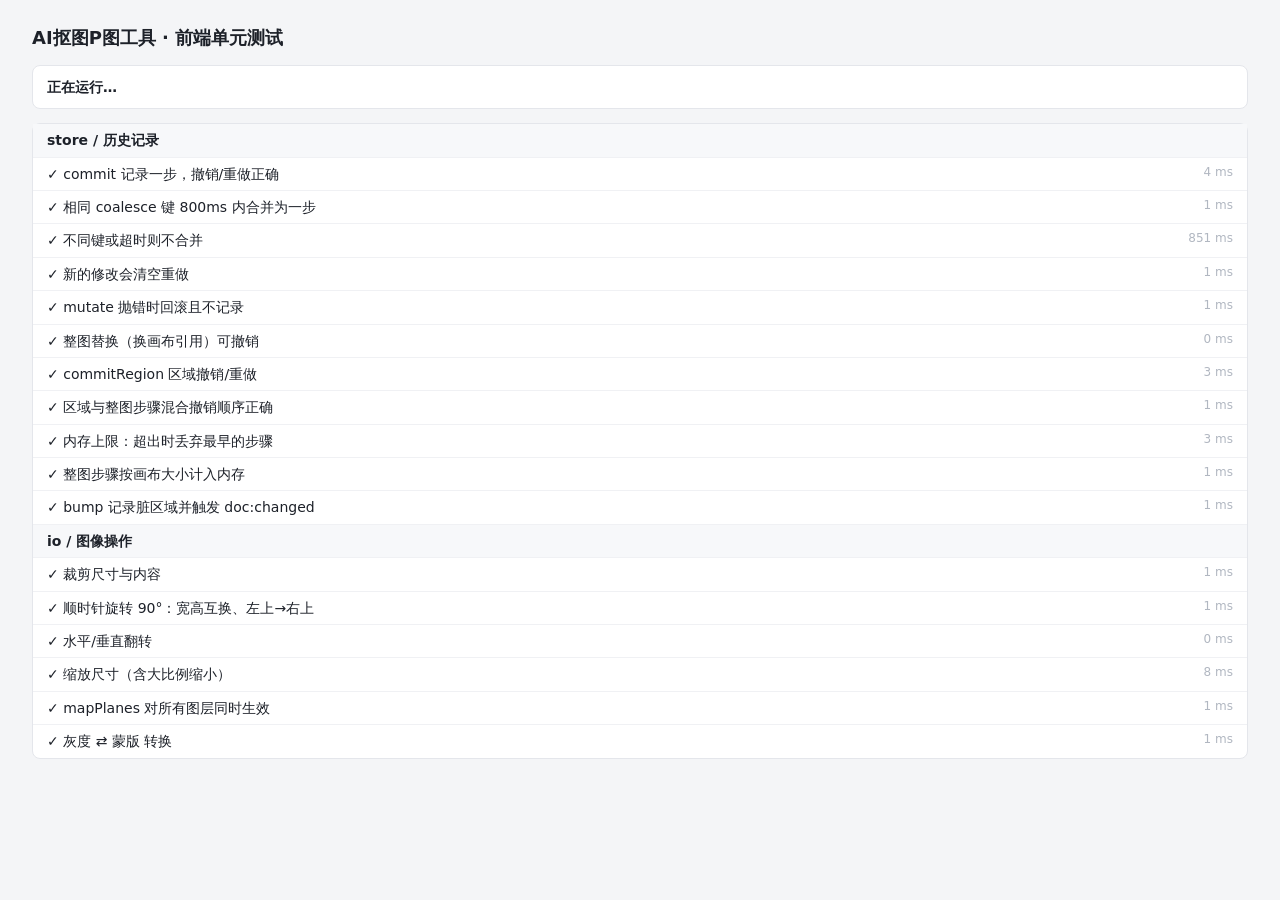
<file: web/tests.html>
<!doctype html>
<html lang="zh-CN">
<head>
<meta charset="utf-8">
<title>单元测试 - AI抠图P图工具</title>
<link rel="icon" href="data:,">
<style>
  body { font: 14px/1.6 "Microsoft YaHei UI", system-ui, sans-serif; margin: 0; padding: 24px 32px; color: #1d2129; background: #f4f5f7; }
  h1 { font-size: 18px; margin: 0 0 12px; }
  #summary { padding: 10px 14px; border-radius: 8px; background: #fff; border: 1px solid #e4e6eb; margin-bottom: 14px; font-weight: 600; }
  #summary.good { color: #1f9d55; border-color: #bfe8cf; background: #effaf3; }
  #summary.bad { color: #e5484d; border-color: #f6c5c7; background: #fdf0f0; }
  #results { list-style: none; padding: 0; margin: 0; background: #fff; border-radius: 8px; border: 1px solid #e4e6eb; }
  #results li { padding: 5px 14px; border-top: 1px solid #f0f1f4; display: flex; gap: 12px; }
  #results li:first-child { border-top: 0; }
  #results li.suite { font-weight: 700; background: #f7f8fa; }
  #results li.pass { color: #1d2129; }
  #results li.fail { color: #e5484d; background: #fff6f6; }
  #results .ms { margin-left: auto; color: #b1b7c1; font-size: 12px; }
</style>
</head>
<body>
<h1>AI抠图P图工具 · 前端单元测试</h1>
<div id="summary" data-done="0">正在运行…</div>
<ul id="results"></ul>
<script type="module" src="js/tests/run.js"></script>
</body>
</html>
</file>
